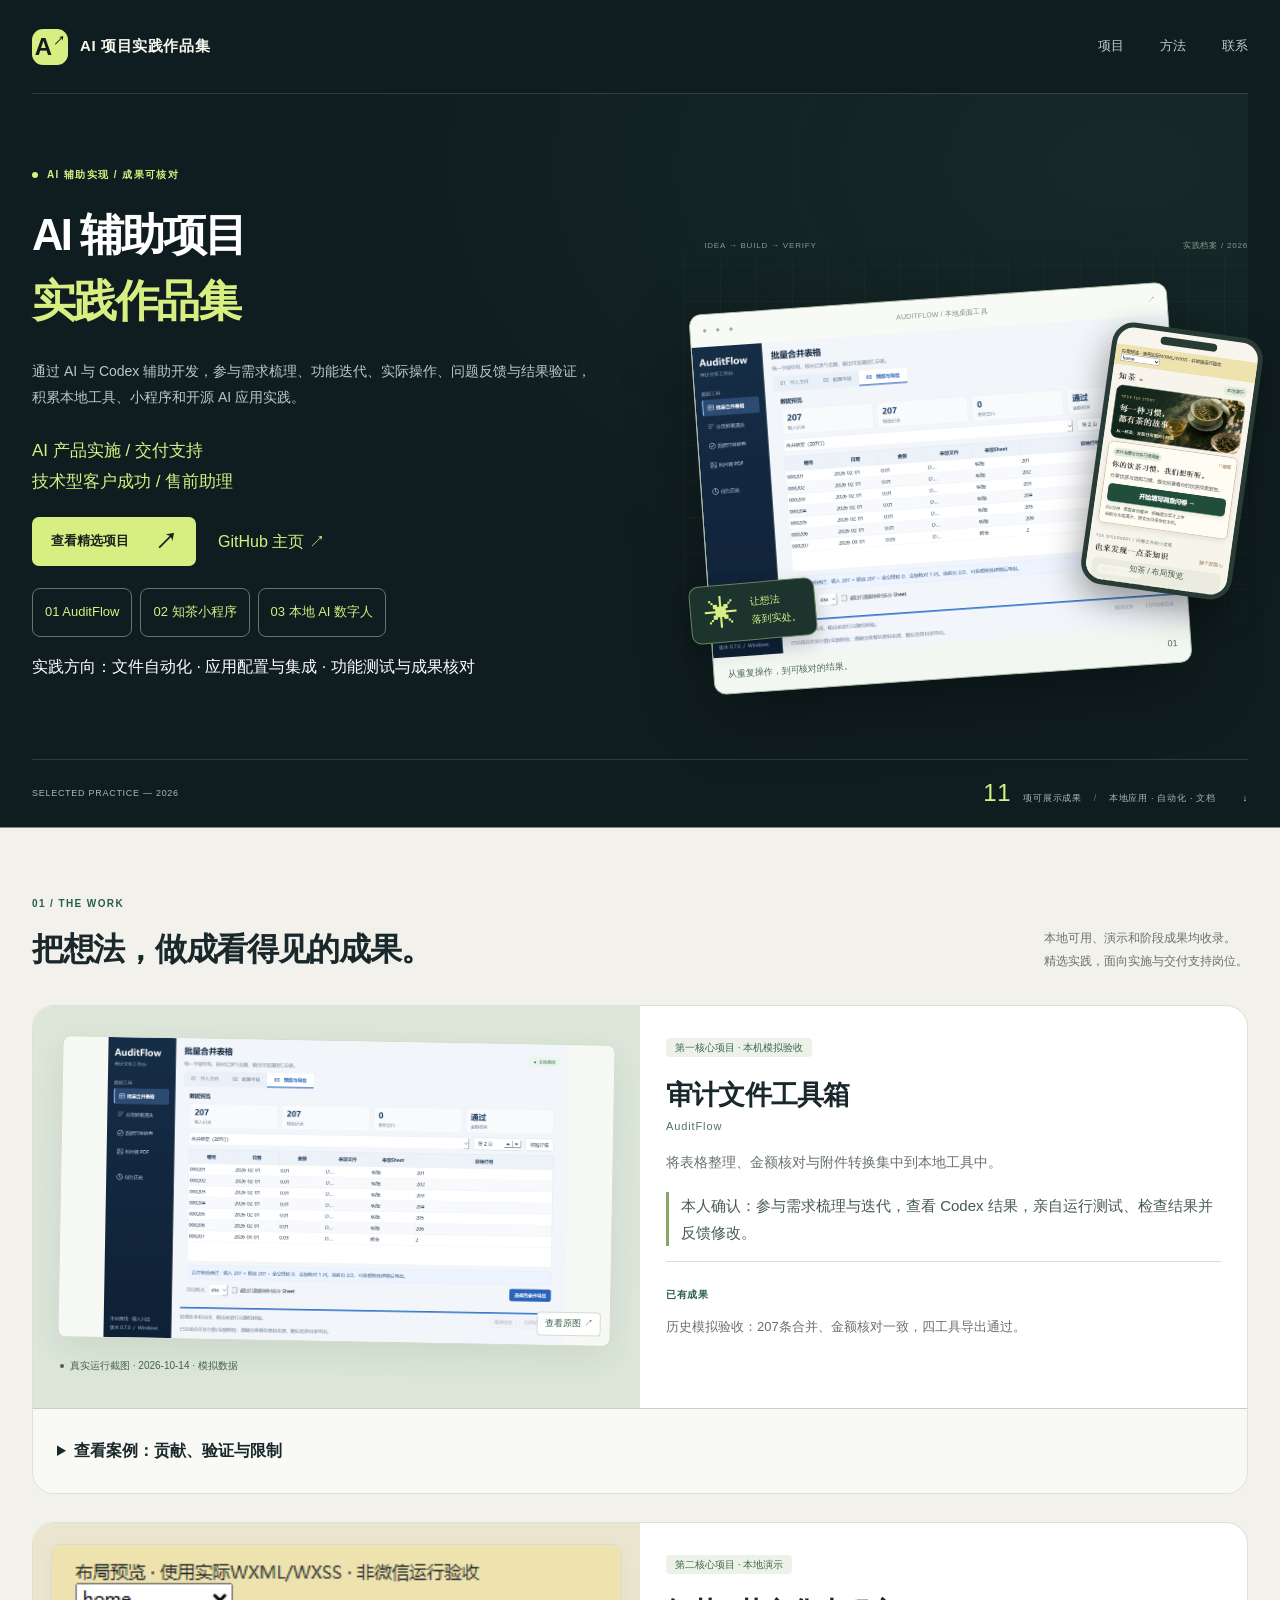
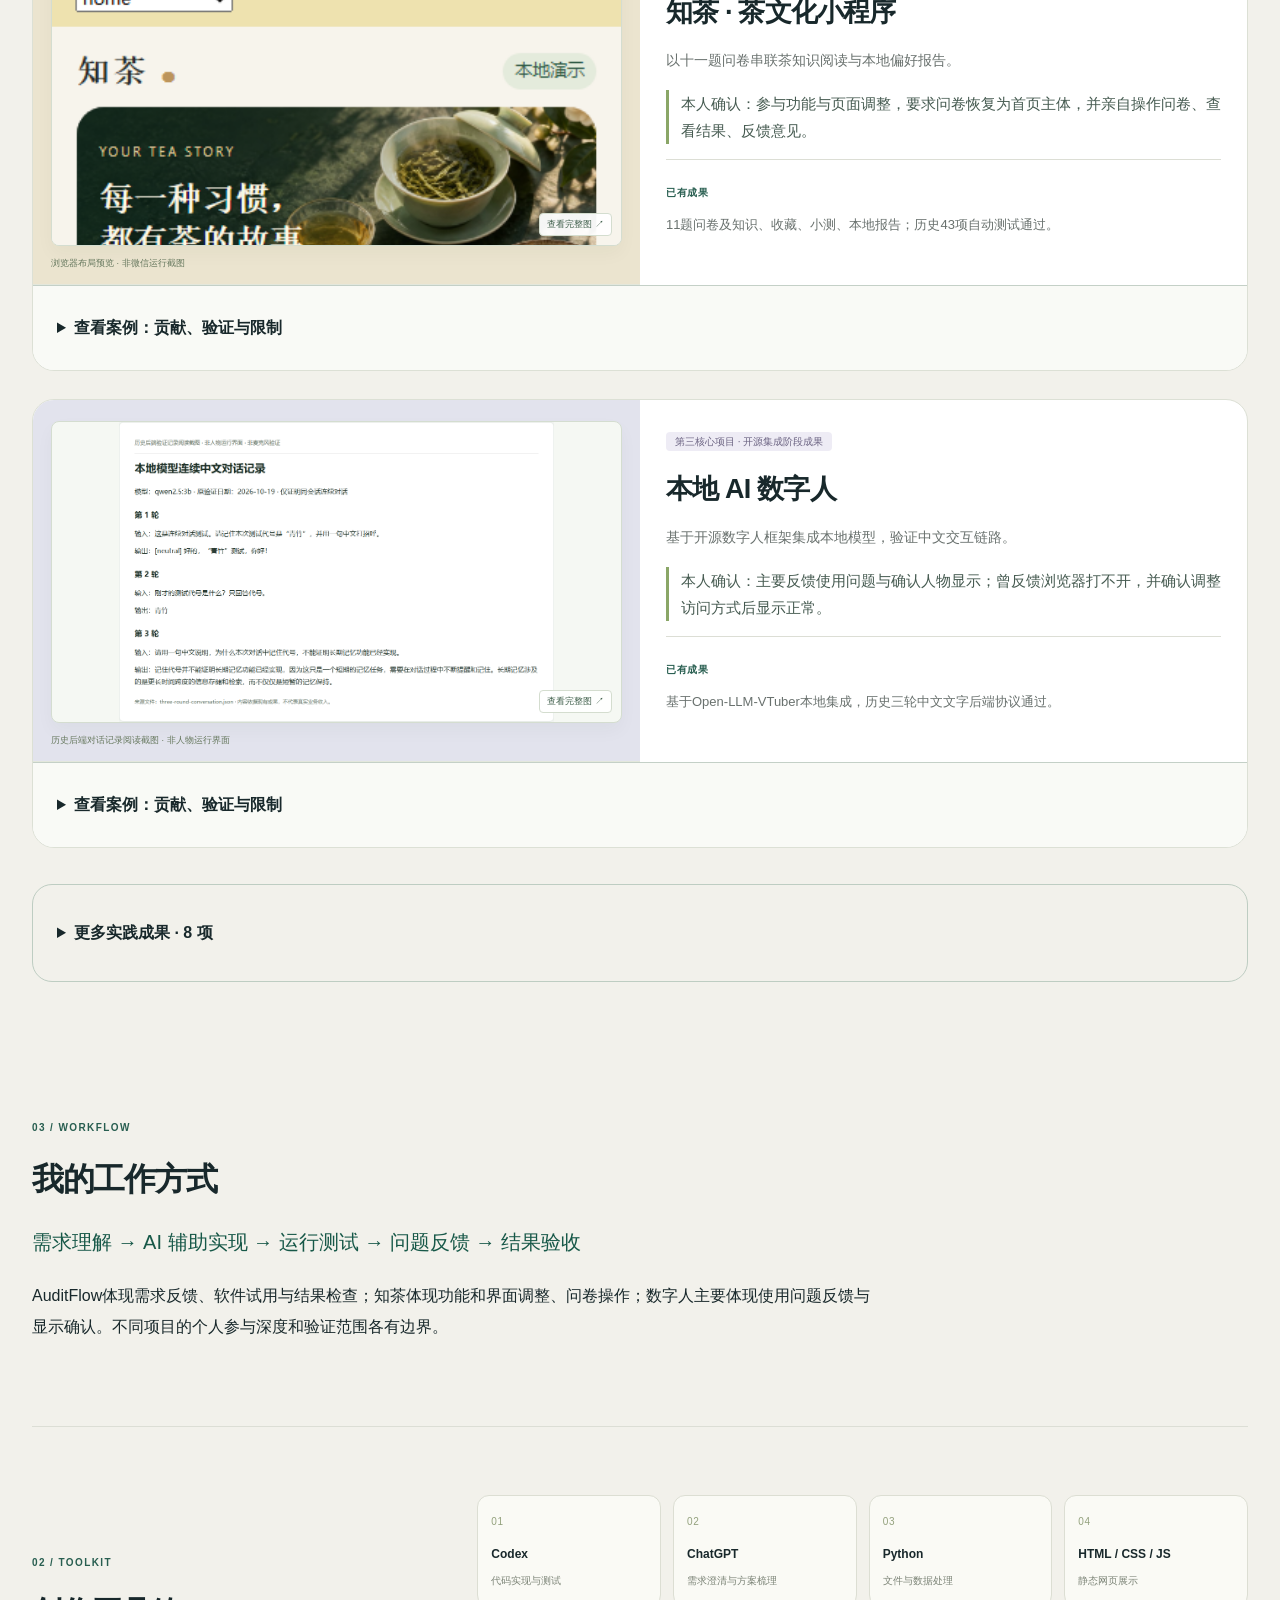
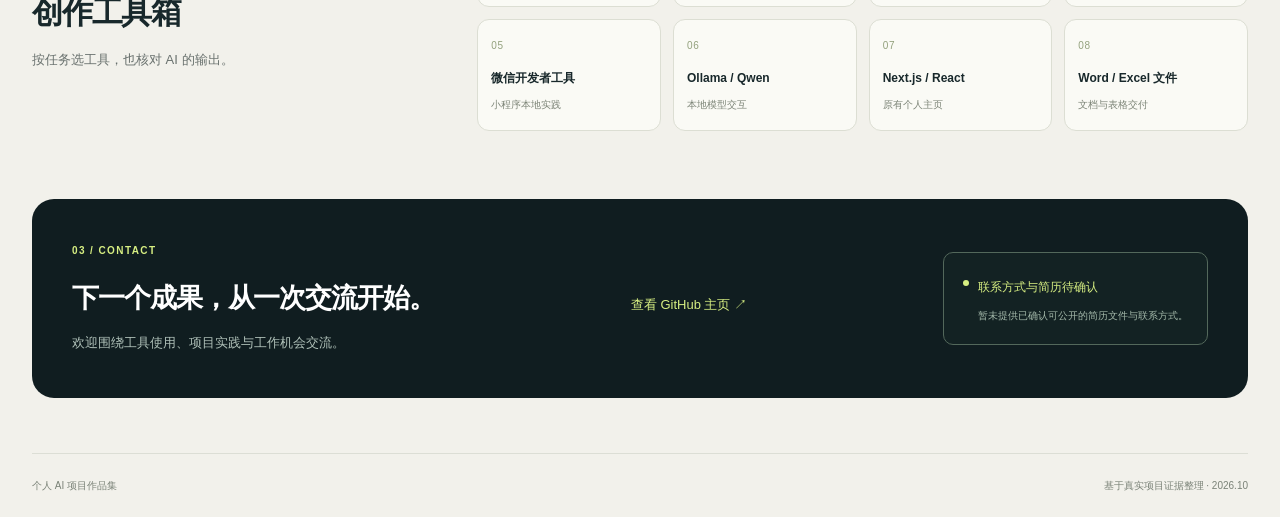
<file: index.html>
<!doctype html>
<html lang="zh-CN">
<head>
<meta charset="utf-8"><meta name="viewport" content="width=device-width, initial-scale=1">
<meta name="description" content="使用 AI 与 Codex，将实际需求转化为可以运行、测试和交付的工具与应用。展示本地AI交互、小程序、办公工具、模板和文档成果。">
<meta name="color-scheme" content="light"><title>AI 项目实践作品集 · 实施与交付支持</title>
<link rel="icon" href="data:image/svg+xml,%3Csvg xmlns='http://www.w3.org/2000/svg' viewBox='0 0 40 40'%3E%3Crect width='40' height='40' rx='12' fill='%23175848'/%3E%3Cpath d='M11 27l9-17 9 17M15 21h10' fill='none' stroke='white' stroke-width='3'/%3E%3C/svg%3E">
<link rel="stylesheet" href="styles.css?v=v5-review"><script src="main.js?v=v5-review" defer></script>
<meta property="og:title" content="AI 项目实践作品集"><meta property="og:description" content="三个精选实践：AuditFlow、知茶小程序与本地 AI 数字人。AI 辅助实现，成果与边界可核对。"><meta property="og:type" content="website"><meta property="og:url" content="https://gangan957.github.io/ai-project-portfolio/"><meta name="portfolio-release" content="v5-review-local"></head>
<body>
<a class="skip" href="#main">跳到正文</a>
<header class="header wrap"><a class="brand" href="#intro" aria-label="个人 AI 项目作品集首页"><span class="brand-mark" aria-hidden="true">A<span>↗</span></span><span>AI 项目实践作品集</span></a><nav aria-label="主导航"><a href="#projects">项目</a><a href="#method">方法</a><a href="#contact">联系</a></nav></header>
<main id="main" class="wrap">
<section class="hero" id="intro" aria-labelledby="intro-title">
<div class="hero-grid"><div class="hero-copy"><div class="eyebrow"><span class="dot"></span> AI 辅助实现 / 成果可核对</div>
<h1 id="intro-title">AI 辅助项目<br><span>实践作品集</span></h1>
<p class="hero-description">通过 AI 与 Codex 辅助开发，参与需求梳理、功能迭代、实际操作、问题反馈与结果验证，积累本地工具、小程序和开源 AI 应用实践。</p><p class="role-direction">AI 产品实施 / 交付支持<br>技术型客户成功 / 售前助理</p>
<div class="hero-actions"><a class="primary" href="#projects">查看精选项目 <span aria-hidden="true">↗</span></a><a class="hero-github" href="https://github.com/gangan957" target="_blank" rel="noopener noreferrer">GitHub 主页 ↗</a></div><div class="quick-links"><a href="#auditflow">01 AuditFlow</a><a href="#tea">02 知茶小程序</a><a href="#digital-human">03 本地 AI 数字人</a></div><p>实践方向：文件自动化 · 应用配置与集成 · 功能测试与成果核对</p></div>
<div class="hero-art" aria-label="已有项目的真实截图与预览组合"><div class="art-grid" aria-hidden="true"></div><div class="art-heading"><span>IDEA → BUILD → VERIFY</span><span>实践档案 / 2026</span></div><a class="art-desktop" href="#auditflow"><div class="window-top"><span>● ● ●</span><span>AUDITFLOW / 本地桌面工具</span><span>↗</span></div><img src="auditflow.png" alt="AuditFlow真实运行截图，展示模拟表格合并结果"><div class="art-bottom"><span>从重复操作，到可核对的结果。</span><span>01</span></div></a><a class="art-phone" href="#tea"><div class="phone-notch"></div><img src="tea-home.png" alt="知茶小程序的浏览器布局预览，非微信运行截图"><span>知茶 / 布局预览</span></a><div class="art-stamp"><span aria-hidden="true">✳</span><div>让想法<br><strong>落到实处。</strong></div></div></div></div>
<div class="hero-meta"><span>SELECTED PRACTICE — 2026</span><span><strong>11</strong> 项可展示成果 <i>/</i> 本地应用 · 自动化 · 文档 <span class="meta-arrow" aria-hidden="true">↓</span></span></div>
</section>
<section id="projects" class="projects section" aria-labelledby="projects-title">
<div class="section-head"><div><p class="eyebrow">01 / THE WORK</p><h2 id="projects-title">把想法，做成看得见的成果。</h2></div><p class="section-note">本地可用、演示和阶段成果均收录。<br>精选实践，面向实施与交付支持岗位。</p></div>
<div class="selected-grid"><article class="project v3-case" id="auditflow"><figure class="project-visual"><a class="screenshot-link" href="auditflow.png" data-preview aria-label="放大 AuditFlow 真实运行截图"><img src="auditflow.png" width="1980" height="1290" alt="AuditFlow 0.7.0 真实运行界面：合并207条模拟记录，输入输出数量一致，金额核验通过。" fetchpriority="high"><span class="zoom-hint" aria-hidden="true">查看原图 ↗</span></a><figcaption><span class="dot"></span>真实运行截图 · 2026-10-14 · 模拟数据</figcaption></figure><div class="project-copy"><span class="pill">第一核心项目 · 本机模拟验收</span><h3>审计文件工具箱 <span>AuditFlow</span></h3><p class="problem">将表格整理、金额核对与附件转换集中到本地工具中。</p><p class="contribution">本人确认：参与需求梳理与迭代，查看 Codex 结果，亲自运行测试、检查结果并反馈修改。</p><div class="result"><span class="result-label">已有成果</span><p>历史模拟验收：207条合并、金额核对一致，四工具导出通过。</p></div></div><details class="case-details"><summary>查看案例：贡献、验证与限制</summary><div class="case-body"><h4>项目解决什么问题</h4><p>解决多份文件汇总、重复整理与处理结果难追溯的问题。</p><h4>我的实际贡献</h4><ul><li>参与需求梳理与功能迭代，确认使用模拟样本推进验证；查看 Codex 开发结果，亲自运行软件、测试功能、检查结果并反馈修改。</li></ul><h4>项目成果</h4><p>表格合并与金额核对、数据清洗与异常检查、图片转PDF、任务历史及Windows便携运行。</p><h4>问题案例：导出清理失败</h4><p>历史记录曾出现Windows文件句柄未关闭导致清理失败，修复后增加失败清理与输入文件可移动测试。本人在这一具体修复中的参与未核实，不描述为本人独立修复。</p><details class="technical-evidence"><summary>技术与验证证据</summary><h4>AI 与开源项目的作用</h4><p>借助 AI 与 Codex 辅助开发；不将代码描述为全部独立手写。表格、界面与PDF处理依赖相应开源库，具体逐段编码分工未核实。</p><h4>真实验证结果</h4><p>历史便携版验收：207条模拟记录完成合并，金额5.10核对一致，四项工具导出检查通过。</p><h4>当前限制</h4><p>尚无真实企业审计业务验收证据；清洗候选及异常结果需人工复核。</p><p class="evidence-source">个人参与：用户本人确认；功能与案例：原项目历史文档及源码审查；测试：历史执行记录，本轮未重跑原应用。</p></details><a href="#projects">返回精选项目 ↑</a></div></details></article><article class="project v3-case" id="tea"><figure class="card-image"><a class="screenshot-link" href="tea-home.png" data-preview aria-label="放大知茶 · 茶文化小程序预览"><img src="tea-home.png" alt="浏览器布局预览 · 非微信运行截图" loading="lazy"><span class="zoom-hint">查看完整图 ↗</span></a><figcaption>浏览器布局预览 · 非微信运行截图</figcaption></figure><div class="project-copy"><span class="pill">第二核心项目 · 本地演示</span><h3>知茶 · 茶文化小程序</h3><p class="problem">以十一题问卷串联茶知识阅读与本地偏好报告。</p><p class="contribution">本人确认：参与功能与页面调整，要求问卷恢复为首页主体，并亲自操作问卷、查看结果、反馈意见。</p><div class="result"><span class="result-label">已有成果</span><p>11题问卷及知识、收藏、小测、本地报告；历史43项自动测试通过。</p></div></div><details class="case-details"><summary>查看案例：贡献、验证与限制</summary><div class="case-body"><h4>项目解决什么问题</h4><p>让问卷填写、内容阅读与偏好探索在一个流程中完成。</p><h4>我的实际贡献</h4><ul><li>参与功能规划和界面需求调整，提出恢复问卷为首页主体及调整入口；亲自打开页面、操作问卷、查看结果并反馈修改意见。</li></ul><h4>项目成果</h4><p>11题问卷、茶知识阅读、收藏与小测、本地偏好报告、页面交互与填写恢复。</p><div class="evidence-gallery"><figure><a href="tea-survey-v4.png" data-preview><img src="tea-survey-v4.png" loading="lazy" alt="问卷操作布局预览 · 模拟选择 · 非微信真机"></a><figcaption>问卷操作布局预览 · 模拟选择 · 非微信真机</figcaption></figure><figure><a href="tea-report-v4.png" data-preview><img src="tea-report-v4.png" loading="lazy" alt="偏好报告布局预览 · 演示回答 · 非微信真机"></a><figcaption>偏好报告布局预览 · 演示回答 · 非微信真机</figcaption></figure></div><h4>问题案例：恢复问卷主体定位</h4><p>提出将问卷入口放回主视觉下方、知识内容之前。调整后有历史浏览器布局检查记录；不等于新版微信真机流程验收。</p><details class="technical-evidence"><summary>技术与验证证据</summary><h4>AI 与开源项目的作用</h4><p>使用 AI 与 Codex 辅助页面和交互迭代；Canvas调用参考微信官方示例，具体代码作者范围未逐项核实。</p><h4>真实验证结果</h4><p>2026-10-13历史记录：43项自动化测试通过。这是自动测试结果，不代表本人手动执行43项测试。</p><h4>当前限制</h4><p>新版微信完整真机流程、Canvas导图及真实云端尚未验收，未正式上线微信小程序。</p><p class="evidence-source">个人参与：用户本人确认；功能与案例：原项目历史文档及源码审查；测试：历史执行记录，本轮未重跑原应用。</p></details><a href="#projects">返回精选项目 ↑</a></div></details></article><article class="project v3-case" id="digital-human"><figure class="card-image"><a class="screenshot-link" href="digital-human-evidence.png" data-preview aria-label="放大项目成果图片"><img src="digital-human-evidence.png" alt="历史后端对话记录阅读截图 · 非人物运行界面" loading="lazy"><span class="zoom-hint">查看完整图 ↗</span></a><figcaption>历史后端对话记录阅读截图 · 非人物运行界面</figcaption></figure><div class="project-copy"><span class="pill">第三核心项目 · 开源集成阶段成果</span><h3>本地 AI 数字人</h3><p class="problem">基于开源数字人框架集成本地模型，验证中文交互链路。</p><p class="contribution">本人确认：主要反馈使用问题与确认人物显示；曾反馈浏览器打不开，并确认调整访问方式后显示正常。</p><div class="result"><span class="result-label">已有成果</span><p>基于Open-LLM-VTuber本地集成，历史三轮中文文字后端协议通过。</p></div></div><details class="case-details"><summary>查看案例：贡献、验证与限制</summary><div class="case-body"><h4>项目解决什么问题</h4><p>探索本机中文交互的部署与使用方式，反馈实际运行问题。</p><h4>我的实际贡献</h4><ul><li>参与开源项目本地集成实践，主要负责使用问题反馈与人物界面确认；反馈普通浏览器无法打开，调整访问方式后确认网页与人物显示正常。</li></ul><h4>项目成果</h4><p>Live2D人物显示、本地模型集成、中文文字对话后端链路及合成语音阶段验证。</p><h4>问题案例：浏览器访问失败</h4><p>用户反馈普通浏览器打不开；项目记录定位默认代理与直连访问差异，采用独立直连窗口后由用户确认网页和人物正常。本人贡献是问题反馈及显示确认。</p><details class="technical-evidence"><summary>技术与验证证据</summary><h4>AI 与开源项目的作用</h4><p>Open-LLM-VTuber提供人物与交互框架，Ollama/Qwen提供模型推理。AI辅助集成与适配的逐段代码分工尚未核实，不属于底层框架或模型原创研发。</p><h4>真实验证结果</h4><p>历史真实后端WebSocket协议三轮中文对话通过；人物显示有人工确认，合成语音记录不等于真人录音验收。</p><h4>当前限制</h4><p>真人麦克风和扬声器未验收；长期记忆、完整成长助手仍属规划。现图为记录阅读视图，不是人物运行截图。</p><p class="evidence-source">个人参与：用户本人确认；功能与案例：原项目历史文档及源码审查；测试：历史执行记录，本轮未重跑原应用。</p></details><a href="#projects">返回精选项目 ↑</a></div></details></article></div><details class="more-work"><summary>更多实践成果 · 8 项</summary><p>其中7项来自同一父项目 Project_011，是演示、模板或研究文档，并非7个商业产品。</p><div class="practice-grid"><article class="practice" id="personal-site"><h3>个人求职主页</h3><p>把项目实践、能力方向和证据附件整理为便于浏览的网页。</p><span class="pill">已完成并验证</span><details><summary>查看详情与证据</summary><article class="project compact"><figure class="card-image"><a class="screenshot-link" href="personal-site-evidence.png" data-preview aria-label="放大项目成果图片"><img src="personal-site-evidence.png" alt="原主页构建产物 · 项目区浏览器截图" loading="lazy"><span class="zoom-hint">查看完整图 ↗</span></a><figcaption>原主页构建产物 · 项目区浏览器截图</figcaption></figure><div class="project-copy"><div class="card-top"><span class="number">04</span><span class="pill">本地网站</span></div><h3>个人求职主页</h3><p class="problem">把项目实践、能力方向和证据附件整理为便于浏览的网页。</p><ul class="features"><li>响应式项目与证据展示</li><li>深浅主题与键盘导航</li><li>模拟成果附件下载</li></ul><div class="result"><span class="result-label">当前成果与边界</span><p>已有本地构建、内容测试及十项浏览器测试通过记录；邮箱和正式简历仍待补充，未发布公网。</p></div><p class="provenance">Project_012 · 原有 Next.js 主页，本页独立保留</p></div></article></details></article><article class="practice" id="excel-cleaning"><h3>Excel 数据清洗演示</h3><p>将格式不一且有重复记录的模拟订单整理成统一表格。</p><span class="pill">可运行演示</span><details><summary>查看详情与证据</summary><article class="project compact"><p class="provenance">公开数据预览已撤下：原模拟样例含姓名与手机号形态数据；待完成全量脱敏后再提供。</p><div class="project-copy"><div class="card-top"><span class="number">05</span><span class="pill">模拟演示</span></div><h3>Excel 数据清洗演示</h3><p class="problem">将格式不一且有重复记录的模拟订单整理成统一表格。</p><ul class="features"><li>姓名、邮箱与日期标准化</li><li>按邮箱去重并保留数据类型</li><li>生成清洗结果和统计表</li></ul><div class="result"><span class="result-label">当前成果与边界</span><p>已有十一条输入整理为十条输出的记录；工作簿可解析并有渲染图，统计金额为模拟数据，不代表业务收入。</p></div><p class="provenance">Project_011 · 独立办公演示</p></div></article></details></article><article class="practice" id="batch"><h3>文件批量整理工具</h3><p>解决文件命名杂乱、手动分类重复的问题。</p><span class="pill">可运行演示</span><details><summary>查看详情与证据</summary><article class="project compact"><figure class="card-image"><a class="screenshot-link" href="batch-evidence.png" data-preview aria-label="放大项目成果图片"><img src="batch-evidence.png" alt="真实映射文件阅读截图 · 模拟文件 · 非工具界面" loading="lazy"><span class="zoom-hint">查看完整图 ↗</span></a><figcaption>真实映射文件阅读截图 · 模拟文件 · 非工具界面</figcaption></figure><div class="project-copy"><div class="card-top"><span class="number">06</span><span class="pill">模拟演示</span></div><h3>文件批量整理工具</h3><p class="problem">解决文件命名杂乱、手动分类重复的问题。</p><ul class="features"><li>执行前预览整理计划</li><li>按类型复制并统一编号</li><li>导出原名与新名映射</li></ul><div class="result"><span class="result-label">当前成果与边界</span><p>二十个模拟文件完整复制，通过文件校验确认复制内容完整；映射表包含全部文件，源文件保持不变，仅验证演示样本。</p></div><p class="provenance">Project_011 · 已在作品集副本复跑</p><div class="sample-links"><a href="file-mapping.csv" download>下载映射 CSV ↗</a></div></div></article></details></article><article class="practice" id="report"><h3>模拟订单报告工具</h3><p>解决手动汇总订单、重复编写统计报告的问题。</p><span class="pill">可运行演示</span><details><summary>查看详情与证据</summary><article class="project compact"><figure class="card-image"><a class="screenshot-link" href="report-evidence.png" data-preview aria-label="放大项目成果图片"><img src="report-evidence.png" alt="真实报告阅读截图 · 模拟订单 · 非工具界面" loading="lazy"><span class="zoom-hint">查看完整图 ↗</span></a><figcaption>真实报告阅读截图 · 模拟订单 · 非工具界面</figcaption></figure><div class="project-copy"><div class="card-top"><span class="number">07</span><span class="pill">模拟演示</span></div><h3>模拟订单报告工具</h3><p class="problem">解决手动汇总订单、重复编写统计报告的问题。</p><ul class="features"><li>读取CSV模拟订单</li><li>汇总金额与服务分布</li><li>生成Markdown报告</li></ul><div class="result"><span class="result-label">当前成果与边界</span><p>五条模拟订单生成报告，总额¥765.00，条数与金额经独立核算一致；数据仅用于演示，不代表真实收入。</p></div><p class="provenance">Project_011 · 已在作品集副本复跑</p><div class="sample-links"><a href="order-report.md" download>查看报告 Markdown ↗</a></div></div></article></details></article><article class="practice" id="folder-health"><h3>文件夹体检工具</h3><p>在整理文件前了解指定文件夹的数量、体积和类型分布。</p><span class="pill">已完成并验证</span><details><summary>查看详情与证据</summary><article class="project compact"><figure class="card-image"><a class="screenshot-link" href="folder-health-evidence.png" data-preview aria-label="放大项目成果图片"><img src="folder-health-evidence.png" alt="真实统计文件阅读截图 · 模拟文件 · 非工具界面" loading="lazy"><span class="zoom-hint">查看完整图 ↗</span></a><figcaption>真实统计文件阅读截图 · 模拟文件 · 非工具界面</figcaption></figure><div class="project-copy"><div class="card-top"><span class="number">08</span><span class="pill">本地工具</span></div><h3>文件夹体检工具</h3><p class="problem">在整理文件前了解指定文件夹的数量、体积和类型分布。</p><ul class="features"><li>只读统计指定文件夹</li><li>汇总文件数量与总字节数</li><li>导出各类文件数量CSV</li></ul><div class="result"><span class="result-label">当前成果与边界</span><p>本次在副本运行，五个模拟文件生成统计报告；不重命名、不移动或删除源文件，大型目录耗时仍需实测。</p></div><p class="provenance">Project_011 · 本次副本复跑通过</p><div class="sample-links"><a href="folder-report.csv" download>下载统计 CSV ↗</a></div></div></article></details></article><article class="practice" id="word-formatting"><h3>Word 自动排版演示</h3><p>把样式混乱的模拟办公文档整理成统一格式的可编辑文件。</p><span class="pill">已完成并验证</span><details><summary>查看详情与证据</summary><article class="project compact"><figure class="card-image"><a class="screenshot-link" href="word-formatting-evidence.png" data-preview aria-label="放大项目成果图片"><img src="word-formatting-evidence.png" alt="Microsoft Word 实际渲染页 · 模拟文档" loading="lazy"><span class="zoom-hint">查看完整图 ↗</span></a><figcaption>Microsoft Word 实际渲染页 · 模拟文档</figcaption></figure><div class="project-copy"><div class="card-top"><span class="number">09</span><span class="pill">成品文件 · 已渲染</span></div><h3>Word 自动排版演示</h3><p class="problem">把样式混乱的模拟办公文档整理成统一格式的可编辑文件。</p><ul class="features"><li>统一标题与正文样式</li><li>整理段落、页边距和表格</li><li>生成页码并保留输入文件</li></ul><div class="result"><span class="result-label">当前成果与边界</span><p>已有可解析的输入与输出DOCX；本次Word渲染并检查全一页，文字与表格可读，示例目标不代表实际节时成果。</p></div><p class="provenance">Project_011 · Word副本实际渲染，全1页已检查</p><div class="sample-links"><a href="word-formatted.docx" download>下载排版 DOCX ↗</a></div></div></article></details></article><article class="practice" id="business-workbooks"><h3>接单管理表格套件</h3><p>把服务报价、订单记录和收入汇总集中到可编辑表格中。</p><span class="pill">已完成并验证</span><details><summary>查看详情与证据</summary><article class="project compact"><figure class="card-image"><a class="screenshot-link" href="income-dashboard.png" data-preview aria-label="放大接单管理表格套件预览"><img src="income-dashboard.png" alt="收入看板渲染图 · 演示数据" loading="lazy"><span class="zoom-hint">查看完整图 ↗</span></a><figcaption>收入看板渲染图 · 演示数据</figcaption></figure><div class="project-copy"><div class="card-top"><span class="number">10</span><span class="pill">可用模板</span></div><h3>接单管理表格套件</h3><p class="problem">把服务报价、订单记录和收入汇总集中到可编辑表格中。</p><ul class="features"><li>报价计算器</li><li>订单管理表</li><li>收入看板与汇总</li></ul><div class="result"><span class="result-label">当前成果与边界</span><p>三份工作簿均存在且可解析；已有公式与全表渲染检查记录。数据为演示用途，价格和收入需要按实际情况填写。</p></div><p class="provenance">Project_011 · 三份模板合并为一项成果</p><div class="sample-links"><a href="quote-calculator.xlsx" download>报价表 ↗</a><a href="order-management.xlsx" download>订单表 ↗</a><a href="income-dashboard.xlsx" download>收入看板 ↗</a></div></div></article></details></article><article class="practice" id="research"><h3>AI 办公服务调研手册</h3><p>把分散的AI办公服务方向整理为可比较的行动资料。</p><span class="pill">待验证</span><details><summary>查看详情与证据</summary><article class="project compact"><figure class="card-image"><a class="screenshot-link" href="research-evidence.png" data-preview aria-label="放大项目成果图片"><img src="research-evidence.png" alt="真实文档阅读截图 · 未经市场验证" loading="lazy"><span class="zoom-hint">查看完整图 ↗</span></a><figcaption>真实文档阅读截图 · 未经市场验证</figcaption></figure><div class="project-copy"><div class="card-top"><span class="number">11</span><span class="pill">文档成果</span></div><h3>AI 办公服务调研手册</h3><p class="problem">把分散的AI办公服务方向整理为可比较的行动资料。</p><ul class="features"><li>五十个方向对比与排序</li><li>每项三十天行动步骤</li><li>需求、交付与风险边界</li></ul><div class="result"><span class="result-label">当前成果与边界</span><p>已有五十份文档与一千五百条日程的结构验证记录；属于研究和行动参考，市场验证未开始，不代表成交或收益。</p></div><p class="provenance">Project_011 · 研究文档，不是五十个已开发应用</p></div></article></details></article></div></details></section>
<section id="method" class="section"><p class="eyebrow">03 / WORKFLOW</p><h2>我的工作方式</h2><p class="workflow">需求理解 → AI 辅助实现 → 运行测试 → 问题反馈 → 结果验收</p><p>AuditFlow体现需求反馈、软件试用与结果检查；知茶体现功能和界面调整、问卷操作；数字人主要体现使用问题反馈与显示确认。不同项目的个人参与深度和验证范围各有边界。</p></section><section id="tools" class="tools section" aria-labelledby="tools-title"><div><p class="eyebrow">02 / TOOLKIT</p><h2 id="tools-title">创作工具箱</h2><p class="muted">按任务选工具，也核对 AI 的输出。</p></div><div class="tool-list"><div><strong>Codex</strong><span>代码实现与测试</span></div><div><strong>ChatGPT</strong><span>需求澄清与方案梳理</span></div><div><strong>Python</strong><span>文件与数据处理</span></div><div><strong>HTML / CSS / JS</strong><span>静态网页展示</span></div><div><strong>微信开发者工具</strong><span>小程序本地实践</span></div><div><strong>Ollama / Qwen</strong><span>本地模型交互</span></div><div><strong>Next.js / React</strong><span>原有个人主页</span></div><div><strong>Word / Excel 文件</strong><span>文档与表格交付</span></div></div></section>
<section id="contact" class="contact section" aria-labelledby="contact-title"><div><p class="eyebrow">03 / CONTACT</p><h2 id="contact-title">下一个成果，从一次交流开始。</h2><p>欢迎围绕工具使用、项目实践与工作机会交流。</p></div><p><a href="https://github.com/gangan957" target="_blank" rel="noopener noreferrer">查看 GitHub 主页 ↗</a></p><div class="contact-slot"><span class="dot"></span><div><strong>联系方式与简历待确认</strong><span>暂未提供已确认可公开的简历文件与联系方式。</span></div></div></section>
</main>
<footer class="wrap footer"><span>个人 AI 项目作品集</span><span>基于真实项目证据整理 · 2026.10</span></footer>
<dialog id="image-dialog" aria-label="项目预览大图"><form method="dialog"><button class="close-dialog" aria-label="关闭截图">关闭 ×</button></form><img src="auditflow.png" width="1980" height="1290" alt="AuditFlow 真实运行截图大图"><p><span id="preview-caption">模拟数据 · 原始运行截图</span> · 可按 Esc 关闭</p></dialog>
</body></html>
</file>
<file: styles.css>
:root{--ink:#18282b;--muted:#69716e;--green:#285e50;--line:#dcded5;--paper:#f2f1eb;--dark:#101d20;--lime:#d7ef82;--radius:22px}*{box-sizing:border-box}html{scroll-behavior:smooth;scroll-padding-top:24px}body{margin:0;font:16px/1.75 "Segoe UI","Microsoft YaHei","PingFang SC",sans-serif;color:var(--ink);background:var(--paper);-webkit-font-smoothing:antialiased}a{color:inherit;text-decoration:none}button{font:inherit}a:focus-visible,button:focus-visible{outline:3px solid #7b9c3e;outline-offset:5px}.wrap{width:min(1220px,calc(100% - 64px));margin:auto}.header{height:94px;display:flex;justify-content:space-between;align-items:center;position:relative;z-index:3;color:#f7f9ef;border-bottom:1px solid #ffffff20}.brand{display:flex;gap:12px;align-items:center;font-size:15px;font-weight:650;letter-spacing:.04em}.brand-mark{display:flex;align-items:center;justify-content:center;width:36px;height:36px;border-radius:11px;background:var(--lime);color:var(--dark);font-size:24px;line-height:1}.brand-mark span{font-size:12px;align-self:flex-start;margin-top:6px}nav{display:flex;gap:36px;font-size:13px;color:#c0ccc5}nav a{padding:12px 0}nav a:hover{color:var(--lime)}.hero{position:relative;z-index:1;color:#fff;padding:72px 0 0}.hero:before{content:"";position:absolute;z-index:-1;top:-95px;bottom:0;left:50%;width:100vw;transform:translateX(-50%);background:radial-gradient(ellipse at 90% 20%,#2a494344,transparent 50%),var(--dark)}.hero-grid{display:grid;grid-template-columns:1.1fr 1fr;gap:32px;align-items:center;min-height:395px}.eyebrow{display:flex;align-items:center;gap:9px;letter-spacing:.14em;font-size:10px;font-weight:650;color:var(--green);margin:0 0 18px}.hero .eyebrow{color:var(--lime);font-size:10px}.dot{display:inline-block;width:6px;height:6px;border-radius:50%;background:currentColor;flex-shrink:0}.hero h1{font-size:clamp(30px,3.45vw,47px);line-height:1.52;letter-spacing:-.06em;margin:0;font-weight:600}.hero h1>span{color:var(--lime)}.hero-description{font-size:14px;line-height:1.9;color:#bdc8c4;margin:24px 0 25px}.hero-actions{display:flex;align-items:center;gap:22px}.primary{display:inline-flex;align-items:center;justify-content:space-between;gap:26px;padding:13px 19px;border-radius:7px;background:var(--lime);color:#17231e;font-size:13px;font-weight:650;min-height:47px}.primary:hover{background:#e4ff92}.primary>span{font-size:22px;line-height:1}.hero-small{font-size:10px;line-height:1.9;color:#9cafaa}.hero-art{height:405px;position:relative;min-width:0}.art-grid{position:absolute;inset:0;background-image:linear-gradient(#ffffff08 1px,transparent 1px),linear-gradient(90deg,#ffffff08 1px,transparent 1px);background-size:36px 36px;mask-image:linear-gradient(to bottom,transparent,#000 15%,#000 85%,transparent);border-radius:14px}.art-heading{position:absolute;top:10px;left:20px;right:0;display:flex;justify-content:space-between;font-size:8px;color:#829c90;letter-spacing:.1em}.art-desktop{position:absolute;top:69px;left:3%;width:85%;background:#f3f7f2;transform:rotate(-4deg);border:1px solid #acbea9;border-radius:12px;box-shadow:0 20px 70px #0005;overflow:hidden}.window-top{display:flex;align-items:center;justify-content:space-between;padding:9px 12px;color:#809083;background:#f8faf5;font-size:7px;letter-spacing:.02em}.window-top>span:first-child{color:#a3b2a0;font-size:8px;letter-spacing:3px}.art-desktop img{display:block;width:100%;height:auto}.art-bottom{display:flex;justify-content:space-between;padding:10px 13px;font-size:9px;color:#4f6959}.art-phone{position:absolute;right:0;top:100px;width:27%;height:264px;transform:rotate(8deg);border:5px solid #283b35;background:#f7f5ed;border-radius:22px;box-shadow:0 14px 36px #0006;overflow:hidden}.art-phone img{display:block;width:100%;margin-top:18px}.phone-notch{position:absolute;width:40%;height:8px;top:5px;left:30%;border-radius:8px;background:#283b35}.art-phone>span{position:absolute;bottom:0;left:0;right:0;background:#f8f6eaf0;color:#45624d;font-size:8px;text-align:center;padding:7px}.art-stamp{position:absolute;bottom:0;left:8%;display:flex;gap:12px;align-items:center;color:var(--lime);transform:rotate(-5deg)}.art-stamp>span{font-size:51px;line-height:1}.art-stamp>div{font-size:12px;line-height:1.8}.art-stamp strong{font-weight:500}.hero-meta{margin-top:62px;border-top:1px solid #ffffff21;display:flex;justify-content:space-between;align-items:center;gap:15px;padding:21px 0;font-size:9px;color:#a8b9b1;letter-spacing:.08em}.hero-meta>span:last-child{display:flex;align-items:baseline;gap:12px;flex-wrap:wrap}.hero-meta strong{font-size:24px;line-height:1;color:var(--lime);font-weight:400}.hero-meta i{font-style:normal;color:#63796c}.meta-arrow{color:var(--lime);padding-left:15px}.section{padding:68px 0}.section-head{display:flex;justify-content:space-between;align-items:end;gap:24px;margin-bottom:32px}.section-head .eyebrow{font-size:10px;margin-bottom:12px}h2{font-size:32px;letter-spacing:-.04em;line-height:1.5;margin:0;font-weight:600}.section-note{font-size:12px;line-height:1.9;color:var(--muted);margin:0}.project{background:#fff;border:1px solid #dce0d5;border-radius:var(--radius);overflow:hidden;min-width:0;transition:transform .18s,box-shadow .18s}.project:hover{transform:translateY(-3px);box-shadow:0 16px 34px #263c2810}.featured{display:grid;grid-template-columns:.9fr 1.3fr;background:#dce8df;border-color:#cbd9ce}.project-copy{padding:29px;min-width:0}.featured .project-copy{padding:35px}.card-top{display:flex;align-items:center;gap:12px;margin-bottom:18px}.number{font-size:11px;color:#788478;letter-spacing:.08em}.pill{font-size:10px;background:#edf2e9;color:#3f654c;padding:4px 9px;border-radius:4px;line-height:1.7}.featured .pill{background:#c7daca}.featured h3{font-size:28px}.project h3{margin:0 0 13px;line-height:1.5;letter-spacing:-.03em;font-weight:650}.project h3>span{display:block;font-size:11px;color:#52735b;font-weight:450;margin-top:3px;letter-spacing:.08em}.problem{font-size:14px;color:var(--muted);margin:0 0 18px}.features{list-style:none;padding:0;margin:0 0 22px;display:grid;gap:6px;font-size:13px}.features li{display:flex;align-items:baseline;gap:9px}.features li:before{content:"↗";color:#759363;font-size:13px}.result{border-top:1px solid var(--line);padding-top:17px}.featured .result{border-color:#bbd0be}.result-label{font-size:10px;letter-spacing:.05em;font-weight:600;color:var(--green)}.result p{font-size:13px;line-height:1.9;color:var(--muted);margin:8px 0 0}.result strong{font-weight:600;color:#324e3d}.provenance{font-size:10px;line-height:1.8;color:#7a837a;margin:17px 0 0}.project-visual{background:#bfd0bf;padding:34px 27px;display:flex;justify-content:center;flex-direction:column;margin:0;min-width:0}.screenshot-link{display:block;position:relative;border-radius:8px;overflow:hidden;background:#f5f8f3;border:1px solid #d4ddd0}.project-visual .screenshot-link{transform:rotate(1deg);box-shadow:0 12px 35px #20352217}.project-visual img{display:block;width:100%;height:auto}.zoom-hint{position:absolute;bottom:9px;right:9px;padding:3px 7px;background:#fffffff2;border:1px solid #d4ddcf;border-radius:4px;font-size:9px;color:#40604c}.project-visual figcaption{margin-top:15px;font-size:10px;color:#49624a;display:flex;align-items:center;gap:6px}.project-visual .dot{width:4px;height:4px}.group-title{display:flex;align-items:center;gap:12px;font-size:18px;font-weight:600;letter-spacing:-.01em;margin:42px 0 20px}.group-title:before{content:"";width:5px;height:19px;background:#759363;border-radius:3px}.group-title>span{font-size:10px;color:#87907e;font-weight:450;border:1px solid #d6dccd;padding:2px 8px;border-radius:15px}.project-grid{display:grid;grid-template-columns:repeat(3,minmax(0,1fr));gap:21px;align-items:stretch}.project-grid:has(#folder-health){grid-template-columns:repeat(2,minmax(0,1fr))}.compact{display:flex;flex-direction:column}.compact .project-copy{flex:1;padding:25px}.compact h3{font-size:20px}.card-image{background:#e7e9e3;margin:0;padding:21px 18px 13px;border-bottom:1px solid #e3e7dc}.card-image .screenshot-link{box-shadow:0 8px 18px #23382109}.card-image img{display:block;width:100%;height:205px;object-fit:cover;object-position:top}.card-image figcaption{font-size:9px;color:#67795f;line-height:1.65;margin-top:10px;min-height:15px}#tea .card-image{background:#ebe4cf}#digital-human .card-image{background:#e2e3ed}#personal-site .card-image{background:#dee7f0}#batch .card-image,#folder-health .card-image{background:#dfe8de}#report .card-image{background:#e7e2d5}#research .card-image{background:#e5dfd2}#word-formatting .card-image{background:#dee4eb}#excel-cleaning .card-image img,#business-workbooks .card-image img,#word-formatting .card-image img{object-fit:contain;background:#f7faf6}#personal-site .pill{background:#e8eef5;color:#506982}#digital-human .pill{background:#eeecf5;color:#6b6382}.sample-links{display:flex;flex-wrap:wrap;gap:7px;margin-top:18px}.sample-links a{padding:6px 9px;border:1px solid #d4ddcd;border-radius:5px;font-size:11px;color:#3c6149;min-height:38px}.sample-links a:hover{background:#edf4e5}.collection-note{font-size:11px;line-height:1.9;color:#7b8376;margin:25px 0 0}.tools{display:grid;grid-template-columns:.8fr 1.6fr;gap:60px;align-items:center;border-top:1px solid var(--line)}.tools h2{font-size:31px}.muted{font-size:13px;color:var(--muted);margin:13px 0 0}.tool-list{display:grid;grid-template-columns:repeat(4,minmax(0,1fr));gap:12px;counter-reset:tool}.tool-list>div{counter-increment:tool;display:flex;flex-direction:column;gap:7px;min-width:0;border:1px solid #dcded3;border-radius:12px;padding:17px 13px;background:#fafaf5}.tool-list>div:before{content:counter(tool,decimal-leading-zero);font-size:10px;letter-spacing:.07em;color:#93a17d;margin-bottom:6px}.tool-list strong{font-size:12px;font-weight:600;overflow-wrap:anywhere}.tool-list span{font-size:10px;color:#7c8477}.contact{padding:43px 40px;background:var(--dark);color:#fff;border-radius:22px;display:flex;align-items:center;justify-content:space-between;gap:40px;margin-bottom:55px;position:relative}.contact .eyebrow{color:var(--lime)}.contact h2{font-size:27px}.contact p:not(.eyebrow){font-size:13px;color:#afc0b8;margin:14px 0 0}.contact-slot{max-width:295px;border:1px solid #53685b;border-radius:10px;padding:19px;display:flex;gap:9px;background:#233c302b;flex-shrink:0}.contact-slot .dot{color:var(--lime);margin-top:8px}.contact-slot strong{font-size:12px;color:var(--lime);font-weight:500}.contact-slot div>span{display:block;font-size:10px;color:#a4b9aa;line-height:1.9;margin-top:6px}.footer{display:flex;justify-content:space-between;gap:16px;font-size:10px;color:#7a8277;border-top:1px solid var(--line);padding:23px 0}.skip{position:absolute;top:6px;left:10px;transform:translateY(-200%);z-index:10;background:white;color:var(--ink);padding:8px 15px;border:1px solid var(--green)}.skip:focus{transform:none}dialog{width:min(95vw,1380px);max-height:94vh;border:1px solid #aebda6;border-radius:13px;padding:18px;background:#fff;color:var(--ink)}dialog::backdrop{background:#071411de}dialog form{display:flex;justify-content:end;margin-bottom:12px}.close-dialog{border:0;border-radius:6px;background:#e8efdf;padding:8px 18px;min-height:44px;cursor:pointer}dialog img{display:block;width:100%;height:auto}dialog p{font-size:12px;color:var(--muted);margin:12px 0 0}body:has(dialog[open]){overflow:hidden}
@media(max-width:1000px){.hero-grid{grid-template-columns:1fr 1fr;gap:16px}.hero h1{font-size:34px}.hero-art{height:350px}.art-desktop{top:65px}.art-phone{height:225px;top:95px}.art-heading{font-size:7px}.art-stamp{bottom:0}.project-grid{grid-template-columns:repeat(2,minmax(0,1fr))}.project-grid>.project:last-child:nth-child(odd){grid-column:1/-1;max-width:calc(50% - 11px)}.tools{grid-template-columns:1fr;gap:28px}.featured{grid-template-columns:1fr 1.1fr}.featured .project-copy{padding:27px}.contact{padding:32px;gap:24px}.contact h2{font-size:24px}}
@media(max-width:720px){.wrap{width:calc(100% - 40px)}.header{height:79px}.hero:before{top:-80px}.header nav{gap:24px}.hero{padding-top:43px}.hero-grid{grid-template-columns:1fr;gap:30px}.hero h1{font-size:clamp(29px,5.4vw,39px)}.hero-art{height:350px;width:min(500px,100%);margin:auto}.art-heading{font-size:8px}.art-desktop{top:45px;width:83%}.art-phone{top:81px;right:3%;height:235px;width:25%}.art-stamp{bottom:-2px;left:10%}.hero-meta{margin-top:40px;font-size:9px;padding:20px 0}.hero-meta strong{font-size:21px}.hero-meta>span:last-child{gap:8px}.section{padding:44px 0}.section-head{display:block;margin-bottom:25px}h2{font-size:27px}.section-note{margin-top:12px}.section-note br{display:none}.featured{grid-template-columns:1fr}.project-visual{grid-row:1;padding:25px}.project-visual img{width:100%}.featured .project-copy{padding:27px}.contact{flex-direction:column;align-items:start;margin-top:0;margin-bottom:34px;padding:30px}.contact-slot{max-width:none;width:100%}.tool-list{grid-template-columns:repeat(4,minmax(0,1fr));gap:10px}}
@media(max-width:540px){.wrap{width:calc(100% - 36px)}.brand{font-size:13px;gap:9px}.brand-mark{width:31px;height:31px;font-size:21px}.header{min-height:77px;height:auto;padding:19px 0;gap:12px;flex-wrap:wrap}.header nav{gap:19px;font-size:12px}.hero .eyebrow{font-size:8px;letter-spacing:.1em}.hero h1{font-size:clamp(25px,6.4vw,33px);letter-spacing:-.05em;line-height:1.65}.hero-description{font-size:13px;margin-top:18px}.hero-actions{gap:19px}.primary{font-size:12px;min-height:45px;gap:20px;padding:12px 16px}.hero-small{font-size:9px}.hero-art{height:280px;max-width:360px}.art-heading{font-size:6px;top:0;left:10px}.art-desktop{top:37px;left:1%;border-radius:8px}.window-top{font-size:5px;padding:6px 8px}.window-top>span:first-child{font-size:5px;letter-spacing:2px}.art-bottom{font-size:6px;padding:7px}.art-phone{top:65px;right:1%;width:26%;height:191px;border-width:4px;border-radius:15px}.art-phone img{margin-top:15px}.phone-notch{height:5px;top:4px}.art-phone>span{font-size:6px;padding:5px}.art-stamp{bottom:0;left:8%;gap:8px}.art-stamp>span{font-size:36px}.art-stamp>div{font-size:10px}.hero-grid{gap:29px}.hero-meta{flex-direction:column;align-items:start;gap:12px;margin-top:27px;font-size:8px;padding:17px 0 20px}.hero-meta>span:last-child{gap:9px}.hero-meta strong{font-size:20px}.meta-arrow{padding-left:0}.section{padding:39px 0}h2{font-size:25px}.section-head .eyebrow{font-size:9px}.section-note{font-size:12px}.featured h3{font-size:25px}.featured .project-copy{padding:25px 23px}.project-visual{padding:20px 17px}.project-visual .screenshot-link{transform:none}.project-visual figcaption{font-size:9px}.project-grid,.project-grid:has(#folder-health){grid-template-columns:1fr;gap:19px}.project-grid>.project:last-child:nth-child(odd){max-width:none;grid-column:auto}.group-title{font-size:18px;margin:30px 0 17px}.compact .project-copy{padding:24px}.compact h3{font-size:22px}.card-image{padding:21px 19px 13px}.card-image img{height:215px}.card-image figcaption{font-size:10px}.problem{font-size:15px}.features{font-size:14px}.result p{font-size:14px}.provenance{font-size:11px}.sample-links a{font-size:12px;min-height:44px;padding:8px 11px}.pill{font-size:10px}.collection-note{font-size:11px}.tools{gap:24px}.tools h2{font-size:27px}.tool-list{grid-template-columns:repeat(2,minmax(0,1fr));gap:12px}.tool-list>div{padding:17px}.tool-list strong{font-size:13px}.tool-list span{font-size:11px}.contact{padding:27px 23px;border-radius:18px;gap:23px}.contact h2{font-size:23px}.contact p:not(.eyebrow){font-size:13px}.contact-slot{padding:16px}.contact-slot strong{font-size:13px}.contact-slot div>span{font-size:11px}.footer{flex-direction:column;gap:5px;padding:20px 0}dialog{padding:10px}.hero-art{overflow:hidden}}
@media(prefers-reduced-motion:reduce){html{scroll-behavior:auto}.project{transition:none}.project:hover{transform:none}}@media print{.header nav,.primary,.hero-art,.zoom-hint{display:none}.hero:before{background:#fff}.hero{color:#18282b}.hero h1>span{color:#285e50}.wrap{width:100%}.hero-grid{display:block}.hero h1{font-size:29px}.section{padding:25px 0}.project{break-inside:avoid}.project-grid{display:block}.compact{margin-top:20px}}
/* Keep the heading band full-bleed and the collage annotation legible. */
.header:before{content:"";position:absolute;inset:0 auto 0 50%;width:100vw;transform:translateX(-50%);background:var(--dark);z-index:-1}
.art-stamp{background:#1c342d;border:1px solid #66835a;border-radius:10px;padding:10px 14px;left:1%;bottom:-6px;box-shadow:0 8px 20px #0003}.art-stamp>span{font-size:34px}.art-stamp>div{font-size:10px}
@media(max-width:540px){.art-stamp{bottom:5px;left:2%;padding:7px 10px;gap:8px}.art-stamp>span{font-size:25px}.art-stamp>div{font-size:8px}}
/* Full-bleed color without 100vw overflow on browsers with classic scrollbars. */
.hero:before,.header:before{left:0;right:0;width:auto;transform:none;box-shadow:0 0 0 100vmax var(--dark);clip-path:inset(0 -100vmax)}

/* Professional information hierarchy; existing palette and screenshots retained. */
.quick-links{display:flex;flex-wrap:wrap;gap:8px;margin-top:22px}.quick-links a{border:1px solid #63766c;border-radius:8px;padding:12px;color:#d7ef82;font-size:13px}.selected-grid{display:grid;gap:28px}.featured-case{display:grid;grid-template-columns:1fr 1fr;overflow:hidden}.featured-case .card-image{margin:0;min-width:0}.featured-case .card-image img{height:340px;object-fit:contain}.case-details{grid-column:1/-1;border-top:1px solid #c4d0c7;padding:18px 24px;background:#f9faf6}.case-body{max-width:900px;padding-top:12px}.case-body h4{margin:20px 0 6px}.case-body p,.case-body li{font-size:15px;line-height:1.85}.more-work{margin-top:36px;padding:24px;border:1px solid #becdc2;border-radius:20px}.practice-grid{display:grid;grid-template-columns:1fr 1fr;gap:16px;margin-top:24px}.practice{padding:20px;border:1px solid #ccd6ce;border-radius:14px;min-width:0}.practice h3{font-size:20px}.practice p{font-size:15px;line-height:1.8}.practice details{margin-top:12px}.practice .project{margin-top:16px}.workflow{font-size:20px;line-height:2;color:#175848}summary{cursor:pointer;min-height:44px;padding:10px 0;font-weight:650}summary:focus-visible,a:focus-visible{outline:3px solid #688a22;outline-offset:4px}#method p{max-width:850px;line-height:1.9}.contact a{color:#d7ef82;display:inline-block;padding:12px 0}.evidence-flow{padding-left:24px} .hero-copy h1{font-size:clamp(27px,3.4vw,46px)}
@media(max-width:700px){.featured-case,.practice-grid{grid-template-columns:1fr}.featured-case .card-image img{height:280px}.case-details{padding:16px}.more-work{padding:16px}.practice{padding:16px}.quick-links a{flex:1;min-width:120px}.header nav a{min-height:44px;display:inline-flex;align-items:center}.hero-copy h1{font-size:clamp(25px,6.3vw,36px)}}

/* V3: concise cards, readable evidence crops, existing visual language. */
.v3-case{display:grid;grid-template-columns:minmax(0,1fr) minmax(0,1fr);overflow:hidden}.v3-case figure{margin:0;background:#dce7da;min-width:0}.v3-case figure img{width:100%;height:300px;object-fit:contain}.v3-case .project-copy{padding:26px}.v3-case h3{font-size:27px;margin:15px 0}.contribution{font-size:15px;line-height:1.8;color:#455a50}.v3-case .result{margin-top:15px}.v3-case .case-body>a{display:inline-block;min-height:44px;padding:12px 0}.v3-case#tea figure img{object-fit:cover;object-position:top}.case-body h4{font-size:17px} .case-body a{color:#175848}
@media(max-width:700px){.v3-case{grid-template-columns:1fr}.v3-case figure img{height:210px}.v3-case .project-copy{padding:20px}.v3-case h3{font-size:24px}.hero-description{font-size:16px}.case-body p{font-size:16px}.v3-case figcaption{font-size:12px}}

/* V4 evidence additions; palette and interactions unchanged. */
.evidence-source{font-size:13px!important;color:#52675b;border-left:2px solid #9aae75;padding-left:10px}.evidence-gallery{display:grid;grid-template-columns:1fr 1fr;gap:16px;margin:20px 0}.evidence-gallery figure{margin:0;min-width:0}.evidence-gallery figure img{height:230px!important;object-fit:contain!important;background:#f4f1e9}.evidence-gallery figcaption{font-size:13px;line-height:1.7}@media(max-width:430px){.evidence-gallery{grid-template-columns:1fr}.evidence-gallery figure img{height:270px!important}}

/* V5 reading hierarchy, existing theme retained. */
.role-direction{font-size:17px;line-height:1.8;color:#d7ef82;margin:20px 0}.hero-github{color:#d7ef82;display:inline-flex;align-items:center;min-height:44px}.technical-evidence{border-top:1px solid #c4d0c7;margin-top:20px}.contribution{border-left:3px solid #8aa667;padding-left:12px}.case-body li{line-height:1.9}.hero-description{max-width:560px}
@media(max-width:700px){.hero{padding-top:26px}.hero-art{display:none}.hero-grid{display:block}.hero-copy h1{font-size:32px;line-height:1.3}.hero-description{line-height:1.8;font-size:15px}.hero-meta{margin-top:24px;padding:15px 0}.hero-copy>.quick-links{margin-top:14px}.role-direction{font-size:16px;margin:15px 0}.projects.section{padding-top:30px}.hero-actions{margin-top:18px}.v3-case .project-copy{padding:18px}.v3-case .contribution{font-size:15px}.technical-evidence summary{font-size:15px}}
</file>
